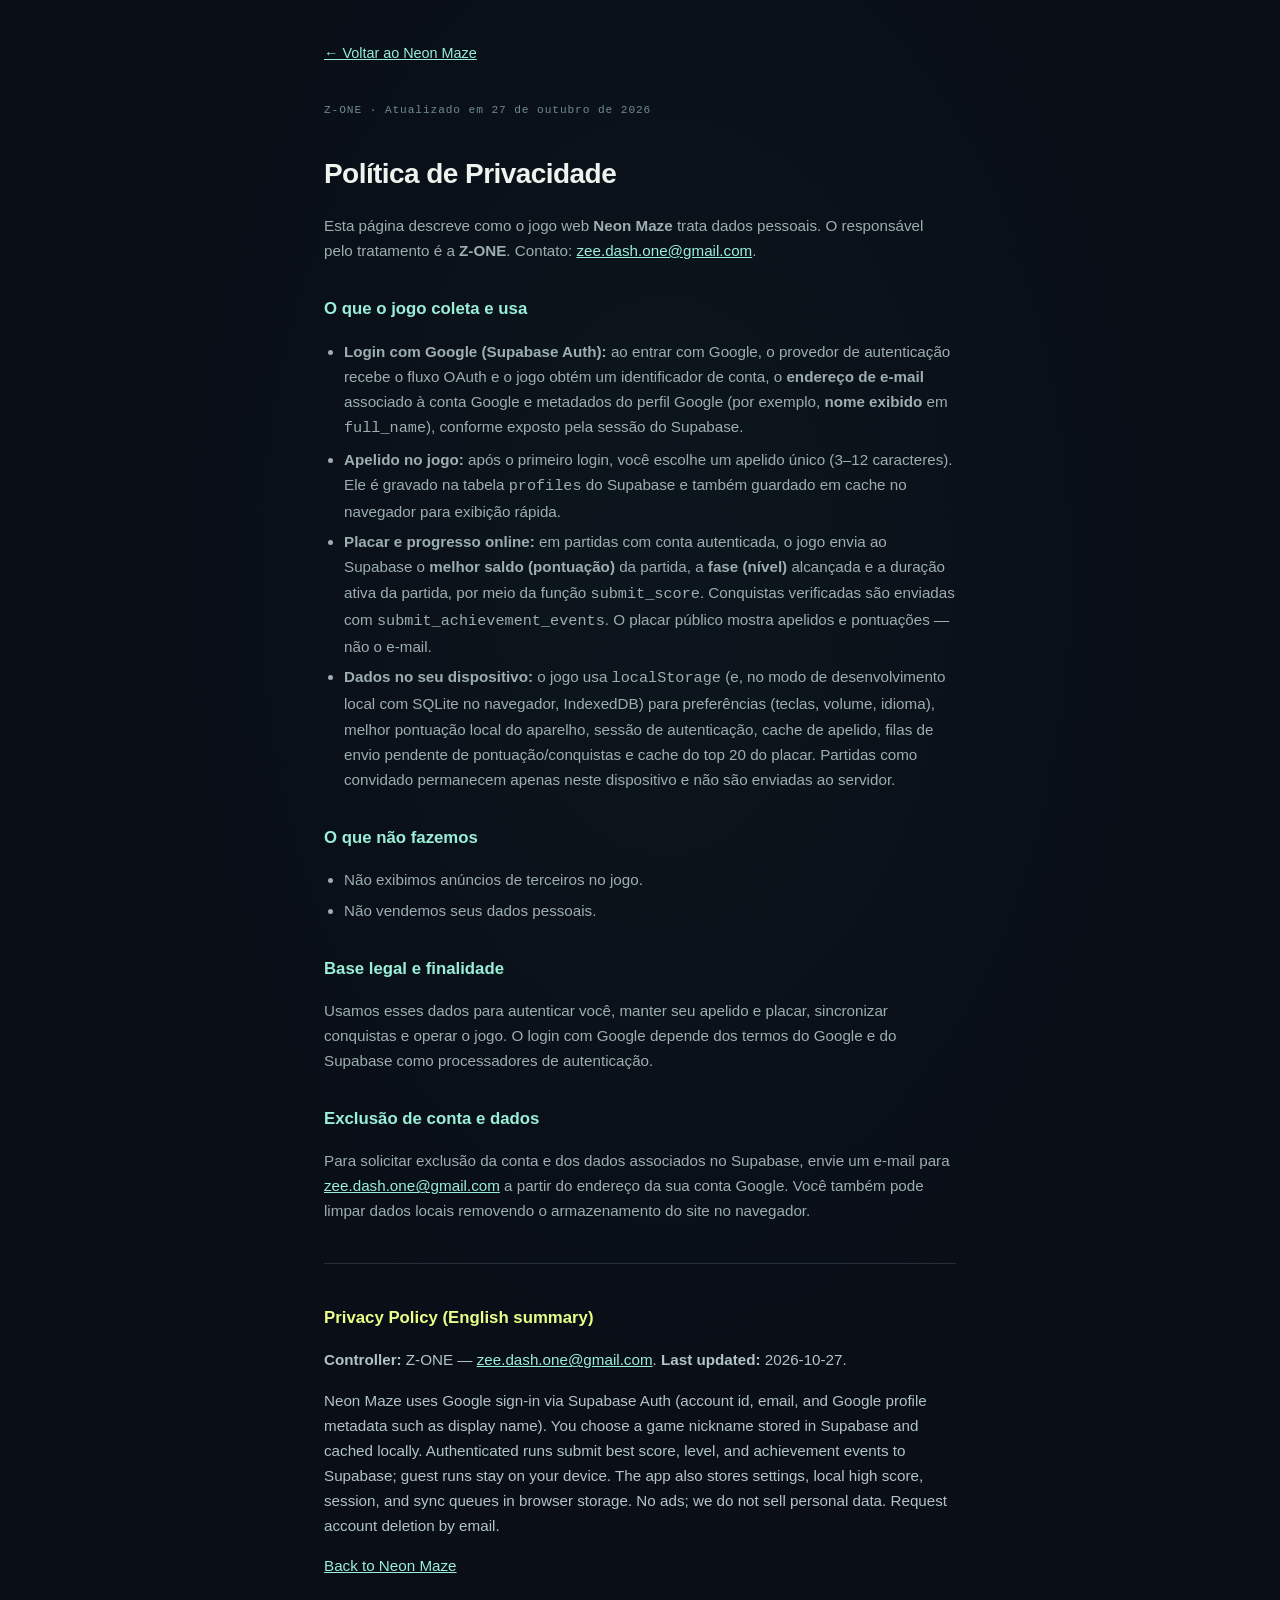
<file: public/privacidade/index.html>
<!DOCTYPE html>
<html lang="pt-BR">
<head>
  <meta charset="utf-8" />
  <meta name="viewport" content="width=device-width, initial-scale=1" />
  <title>Política de Privacidade — Neon Maze</title>
  <meta name="description" content="Política de privacidade do Neon Maze (Z-ONE)." />
  <style>
    :root { color-scheme: dark; --bg: #090e17; --text: #edf4ee; --muted: #9caeb0; --mint: #9aefd6; --acid: #eaff87; --line: #253039; }
    * { box-sizing: border-box; }
    body { margin: 0; font-family: Arial, Helvetica, sans-serif; background: radial-gradient(ellipse at 52% 35%, #12232855, transparent 55%), var(--bg); color: var(--text); line-height: 1.65; }
    a { color: var(--mint); }
    a:hover { color: var(--acid); }
    main { max-width: 42rem; margin: 0 auto; padding: 2.5rem 1.25rem 3rem; }
    h1 { font-size: 1.75rem; letter-spacing: -0.02em; margin: 0 0 0.5rem; }
    h2 { font-size: 1.05rem; margin: 2rem 0 0.75rem; color: var(--mint); font-weight: 600; }
    p, li { font-size: 0.95rem; color: var(--muted); }
    li { margin: 0.35rem 0; }
    ul { padding-left: 1.25rem; }
    .meta { font-family: monospace; font-size: 0.7rem; letter-spacing: 0.08em; color: #708b90; margin-bottom: 2rem; }
    .back { display: inline-block; margin-bottom: 1.5rem; font-size: 0.9rem; }
    hr { border: none; border-top: 1px solid var(--line); margin: 2.5rem 0; }
    .en h2 { color: var(--acid); }
    .en p, .en li { color: #b2c4c6; }
  </style>
</head>
<body>
  <main>
    <a class="back" href="/">← Voltar ao Neon Maze</a>
    <p class="meta">Z-ONE · Atualizado em 27 de outubro de 2026</p>
    <h1>Política de Privacidade</h1>
    <p>Esta página descreve como o jogo web <strong>Neon Maze</strong> trata dados pessoais. O responsável pelo tratamento é a <strong>Z-ONE</strong>. Contato: <a href="mailto:zee.dash.one@gmail.com">zee.dash.one@gmail.com</a>.</p>

    <h2>O que o jogo coleta e usa</h2>
    <ul>
      <li><strong>Login com Google (Supabase Auth):</strong> ao entrar com Google, o provedor de autenticação recebe o fluxo OAuth e o jogo obtém um identificador de conta, o <strong>endereço de e-mail</strong> associado à conta Google e metadados do perfil Google (por exemplo, <strong>nome exibido</strong> em <code>full_name</code>), conforme exposto pela sessão do Supabase.</li>
      <li><strong>Apelido no jogo:</strong> após o primeiro login, você escolhe um apelido único (3–12 caracteres). Ele é gravado na tabela <code>profiles</code> do Supabase e também guardado em cache no navegador para exibição rápida.</li>
      <li><strong>Placar e progresso online:</strong> em partidas com conta autenticada, o jogo envia ao Supabase o <strong>melhor saldo (pontuação)</strong> da partida, a <strong>fase (nível)</strong> alcançada e a duração ativa da partida, por meio da função <code>submit_score</code>. Conquistas verificadas são enviadas com <code>submit_achievement_events</code>. O placar público mostra apelidos e pontuações — não o e-mail.</li>
      <li><strong>Dados no seu dispositivo:</strong> o jogo usa <code>localStorage</code> (e, no modo de desenvolvimento local com SQLite no navegador, IndexedDB) para preferências (teclas, volume, idioma), melhor pontuação local do aparelho, sessão de autenticação, cache de apelido, filas de envio pendente de pontuação/conquistas e cache do top 20 do placar. Partidas como convidado permanecem apenas neste dispositivo e não são enviadas ao servidor.</li>
    </ul>

    <h2>O que não fazemos</h2>
    <ul>
      <li>Não exibimos anúncios de terceiros no jogo.</li>
      <li>Não vendemos seus dados pessoais.</li>
    </ul>

    <h2>Base legal e finalidade</h2>
    <p>Usamos esses dados para autenticar você, manter seu apelido e placar, sincronizar conquistas e operar o jogo. O login com Google depende dos termos do Google e do Supabase como processadores de autenticação.</p>

    <h2>Exclusão de conta e dados</h2>
    <p>Para solicitar exclusão da conta e dos dados associados no Supabase, envie um e-mail para <a href="mailto:zee.dash.one@gmail.com">zee.dash.one@gmail.com</a> a partir do endereço da sua conta Google. Você também pode limpar dados locais removendo o armazenamento do site no navegador.</p>

    <hr />
    <section class="en" lang="en">
      <h2>Privacy Policy (English summary)</h2>
      <p><strong>Controller:</strong> Z-ONE — <a href="mailto:zee.dash.one@gmail.com">zee.dash.one@gmail.com</a>. <strong>Last updated:</strong> 2026-10-27.</p>
      <p>Neon Maze uses Google sign-in via Supabase Auth (account id, email, and Google profile metadata such as display name). You choose a game nickname stored in Supabase and cached locally. Authenticated runs submit best score, level, and achievement events to Supabase; guest runs stay on your device. The app also stores settings, local high score, session, and sync queues in browser storage. No ads; we do not sell personal data. Request account deletion by email.</p>
      <p><a href="/">Back to Neon Maze</a></p>
    </section>
  </main>
</body>
</html>
</file>
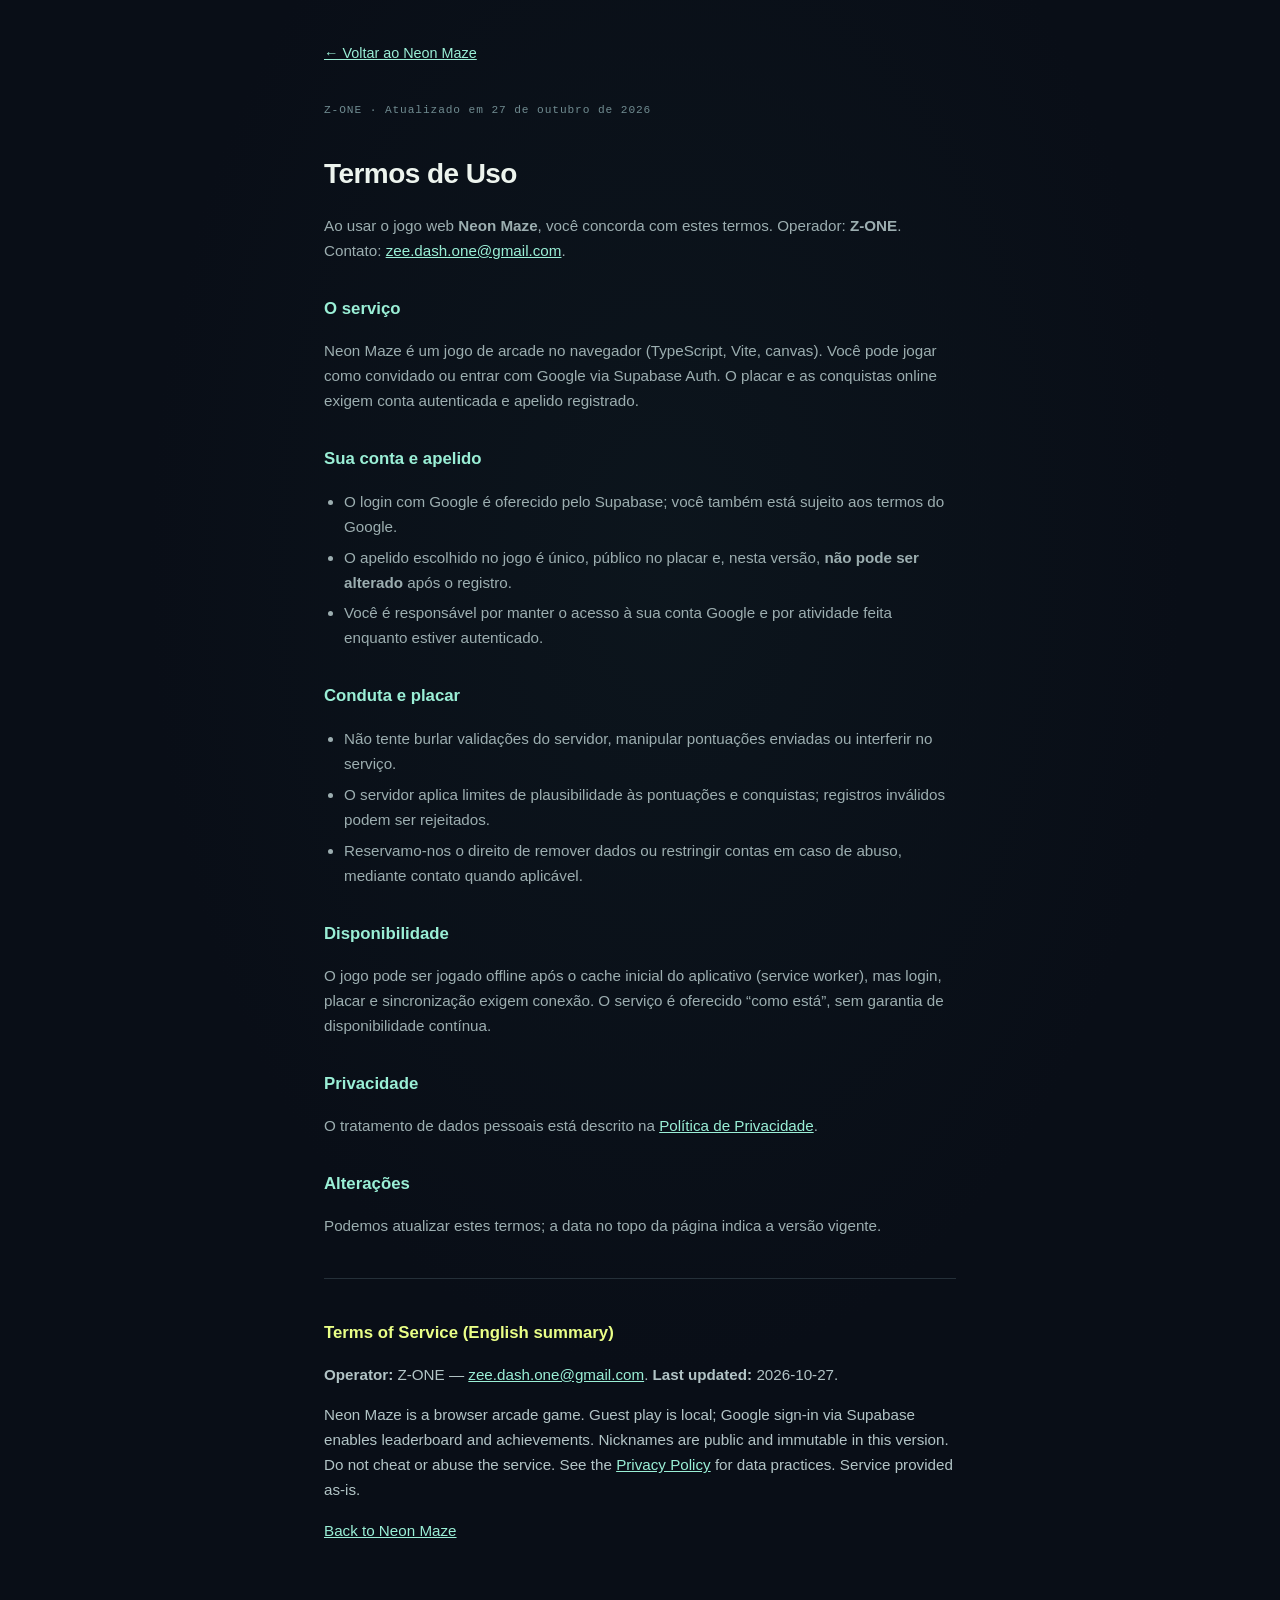
<file: public/termos/index.html>
<!DOCTYPE html>
<html lang="pt-BR">
<head>
  <meta charset="utf-8" />
  <meta name="viewport" content="width=device-width, initial-scale=1" />
  <title>Termos de Uso — Neon Maze</title>
  <meta name="description" content="Termos de uso do Neon Maze (Z-ONE)." />
  <style>
    :root { color-scheme: dark; --bg: #090e17; --text: #edf4ee; --muted: #9caeb0; --mint: #9aefd6; --acid: #eaff87; --line: #253039; }
    * { box-sizing: border-box; }
    body { margin: 0; font-family: Arial, Helvetica, sans-serif; background: radial-gradient(ellipse at 52% 35%, #12232855, transparent 55%), var(--bg); color: var(--text); line-height: 1.65; }
    a { color: var(--mint); }
    a:hover { color: var(--acid); }
    main { max-width: 42rem; margin: 0 auto; padding: 2.5rem 1.25rem 3rem; }
    h1 { font-size: 1.75rem; letter-spacing: -0.02em; margin: 0 0 0.5rem; }
    h2 { font-size: 1.05rem; margin: 2rem 0 0.75rem; color: var(--mint); font-weight: 600; }
    p, li { font-size: 0.95rem; color: var(--muted); }
    li { margin: 0.35rem 0; }
    ul { padding-left: 1.25rem; }
    .meta { font-family: monospace; font-size: 0.7rem; letter-spacing: 0.08em; color: #708b90; margin-bottom: 2rem; }
    .back { display: inline-block; margin-bottom: 1.5rem; font-size: 0.9rem; }
    hr { border: none; border-top: 1px solid var(--line); margin: 2.5rem 0; }
    .en h2 { color: var(--acid); }
    .en p, .en li { color: #b2c4c6; }
  </style>
</head>
<body>
  <main>
    <a class="back" href="/">← Voltar ao Neon Maze</a>
    <p class="meta">Z-ONE · Atualizado em 27 de outubro de 2026</p>
    <h1>Termos de Uso</h1>
    <p>Ao usar o jogo web <strong>Neon Maze</strong>, você concorda com estes termos. Operador: <strong>Z-ONE</strong>. Contato: <a href="mailto:zee.dash.one@gmail.com">zee.dash.one@gmail.com</a>.</p>

    <h2>O serviço</h2>
    <p>Neon Maze é um jogo de arcade no navegador (TypeScript, Vite, canvas). Você pode jogar como convidado ou entrar com Google via Supabase Auth. O placar e as conquistas online exigem conta autenticada e apelido registrado.</p>

    <h2>Sua conta e apelido</h2>
    <ul>
      <li>O login com Google é oferecido pelo Supabase; você também está sujeito aos termos do Google.</li>
      <li>O apelido escolhido no jogo é único, público no placar e, nesta versão, <strong>não pode ser alterado</strong> após o registro.</li>
      <li>Você é responsável por manter o acesso à sua conta Google e por atividade feita enquanto estiver autenticado.</li>
    </ul>

    <h2>Conduta e placar</h2>
    <ul>
      <li>Não tente burlar validações do servidor, manipular pontuações enviadas ou interferir no serviço.</li>
      <li>O servidor aplica limites de plausibilidade às pontuações e conquistas; registros inválidos podem ser rejeitados.</li>
      <li>Reservamo-nos o direito de remover dados ou restringir contas em caso de abuso, mediante contato quando aplicável.</li>
    </ul>

    <h2>Disponibilidade</h2>
    <p>O jogo pode ser jogado offline após o cache inicial do aplicativo (service worker), mas login, placar e sincronização exigem conexão. O serviço é oferecido “como está”, sem garantia de disponibilidade contínua.</p>

    <h2>Privacidade</h2>
    <p>O tratamento de dados pessoais está descrito na <a href="/privacidade/">Política de Privacidade</a>.</p>

    <h2>Alterações</h2>
    <p>Podemos atualizar estes termos; a data no topo da página indica a versão vigente.</p>

    <hr />
    <section class="en" lang="en">
      <h2>Terms of Service (English summary)</h2>
      <p><strong>Operator:</strong> Z-ONE — <a href="mailto:zee.dash.one@gmail.com">zee.dash.one@gmail.com</a>. <strong>Last updated:</strong> 2026-10-27.</p>
      <p>Neon Maze is a browser arcade game. Guest play is local; Google sign-in via Supabase enables leaderboard and achievements. Nicknames are public and immutable in this version. Do not cheat or abuse the service. See the <a href="/privacidade/">Privacy Policy</a> for data practices. Service provided as-is.</p>
      <p><a href="/">Back to Neon Maze</a></p>
    </section>
  </main>
</body>
</html>
</file>
